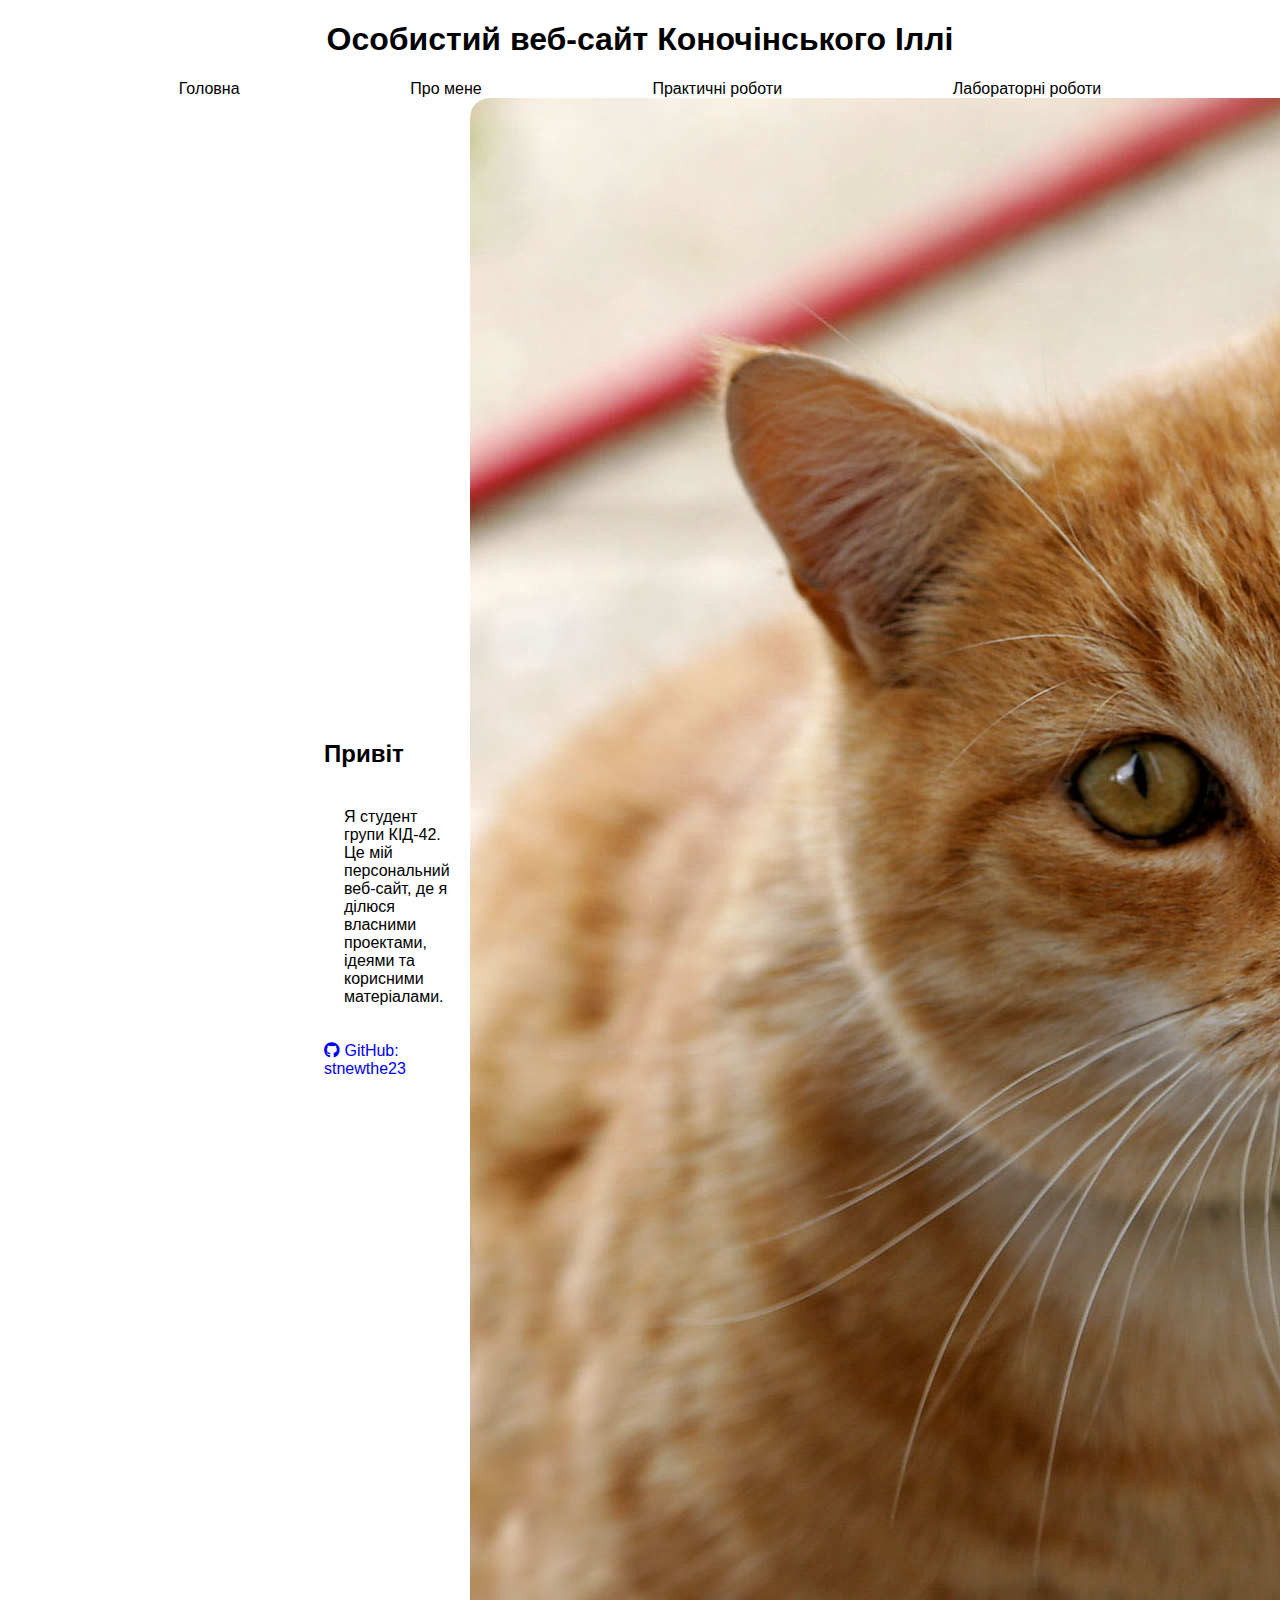
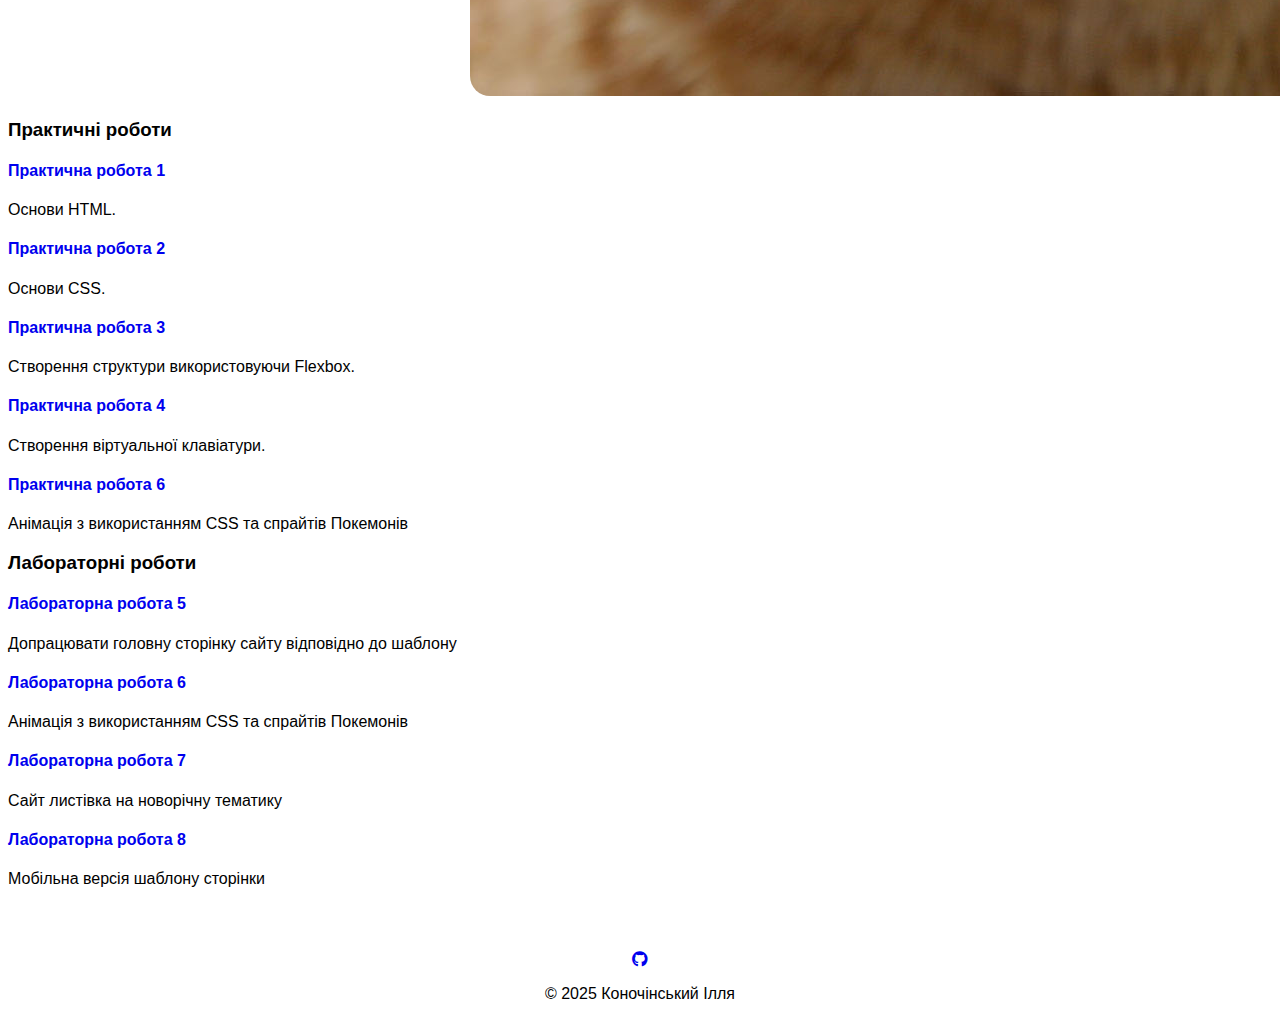
<file: index.html>
<!DOCTYPE html>
<html lang="uk">
<head>
    <meta charset="UTF-8">
    <meta name="viewport" content="width=device-width, initial-scale=1.0">
    <title>Особистий веб-сайт Коночінського Іллі</title>

    <link  rel="stylesheet" href="css/style.css"> 
    <!-- Font Awesome -->
    <link rel="stylesheet" href="https://cdnjs.cloudflare.com/ajax/libs/font-awesome/6.5.2/css/all.min.css">
    
    <!-- Google Шрифт Heebo -->
    <link rel="preconnect" href="https://fonts.googleapis.com">
    <link rel="preconnect" href="https://fonts.gstatic.com" crossorigin>
    <link href="https://fonts.googleapis.com/css2?family=Heebo:wght@400;500;700;900&display=swap" rel="stylesheet">

</head>
<body>

    <div class="container">
        <!-- Заголовок сторінки -->
        <header>
            <h1 id="home">Особистий веб-сайт Коночінського Іллі</h1>
            <nav>
                <ul>
                    <li><a href="#home">Головна</a></li>
                    <li><a href="#about-me">Про мене</a></li>
                    <li><a href="#practice-work">Практичні роботи</a></li>
                    <li><a href="#lab-work">Лабораторні роботи</a></li>
                </ul>
            </nav>
        </header>

        <!-- Секція Про Мене -->
        <section id="about-me">
            <div class="hero-content">
                <h2>Привіт</h2>
                <p>
                    Я студент групи КІД-42. Це мій персональний веб-сайт, де я ділюся власними проектами, ідеями та корисними матеріалами.
                </p>
                <a href="https://github.com/stnewthe23/" class="btn-primary" target="_blank">
                    <i class="fa-brands fa-github"></i> GitHub: stnewthe23
                </a>
            </div>
            <div class="hero-image">
                <img src="image/my-image.jpg">
            </div>
        </section>
    </div>

    <!-- Секція Практичні роботи -->
    <div class="recent-posts-bg">
        <div class="container">
            <section id="practice-work">
                <div class="section-header">
                    <h3>Практичні роботи</h3>
                </div>
                
                <div class="posts-grid">
                    <!-- Елемент 1 -->
                    <article class="post-card">
                        <a href="practice-work/practice-work-1.html">
                            <h4>Практична робота 1</h4>
                        </a>
                        <p>Основи HTML.</p>
                    </article>

                    <!-- Елемент 2 -->
                    <article class="post-card">
                        <a href="practice-work/practice-work-2.html">
                            <h4>Практична робота 2</h4>
                        </a>
                        <p>Основи CSS.</p>
                    </article>

                    <!-- Елемент 3 -->
                    <article class="post-card">
                        <a href="practice-work/practice-work-3.html">
                            <h4>Практична робота 3</h4>
                        </a>
                        <p>Створення структури використовуючи Flexbox.</p>
                    </article>

                    <!-- Елемент 4 -->
                    <article class="post-card">
                        <a href="practice-work/practice-work-4.html">
                            <h4>Практична робота 4</h4>
                        </a>
                        <p>Створення віртуальної клавіатури.</p>
                    </article>
                    <article class="post-card">
                        <a href="practice-work/practice-work-6.html">
                            <h4>Практична робота 6</h4>
                        </a>
                        <p>Анімація з використанням CSS та спрайтів Покемонів</p>
                    </article>
                </div>
            </section>
        </div>
    </div>

    <!-- Лабораторні роботи -->
    <div class="container">
        <section id="lab-work">
            <h3 class="featured-header">Лабораторні роботи</h3>
            <!-- Елемент 1 -->
            <article class="work-item">
                <div class="work-content">
                    <a href="https://stnewthe23.github.io/website/">
                        <h4>Лабораторна робота 5</h4>
                    </a>
                    <p>Допрацювати головну сторінку сайту відповідно до шаблону</p>
                </div>
            </article>
            <article class="work-item">
                <div class="work-content">
                    <a href="practice-work/practice-work-6.html">
                        <h4>Лабораторна робота 6</h4>
                    </a>
                    <p>Анімація з використанням CSS та спрайтів Покемонів</p>
                </div>
            </article>
            <article class="work-item">
                <div class="work-content">
                    <a href="practice-work/practice-work-7.html">
                        <h4>Лабораторна робота 7</h4>
                    </a>
                    <p>Сайт листівка на новорічну тематику</p>
                </div>
            </article>
            <article class="work-item">
                <div class="work-content">
                    <a href="practice-work/practice-work-8.html">
                        <h4>Лабораторна робота 8</h4>
                    </a>
                    <p>Мобільна версія шаблону сторінки</p>
                </div>
            </article>
        </section>

        <!-- Футер -->
        <footer>
            <div class="social-icons">
                <a href="https://github.com/stnewthe23/"><i class="fa-brands fa-github"></i></a>
            </div>
            <p>&copy; 2025 Коночінський Ілля</p>
        </footer>
    </div>

</body>
</html>
</file>
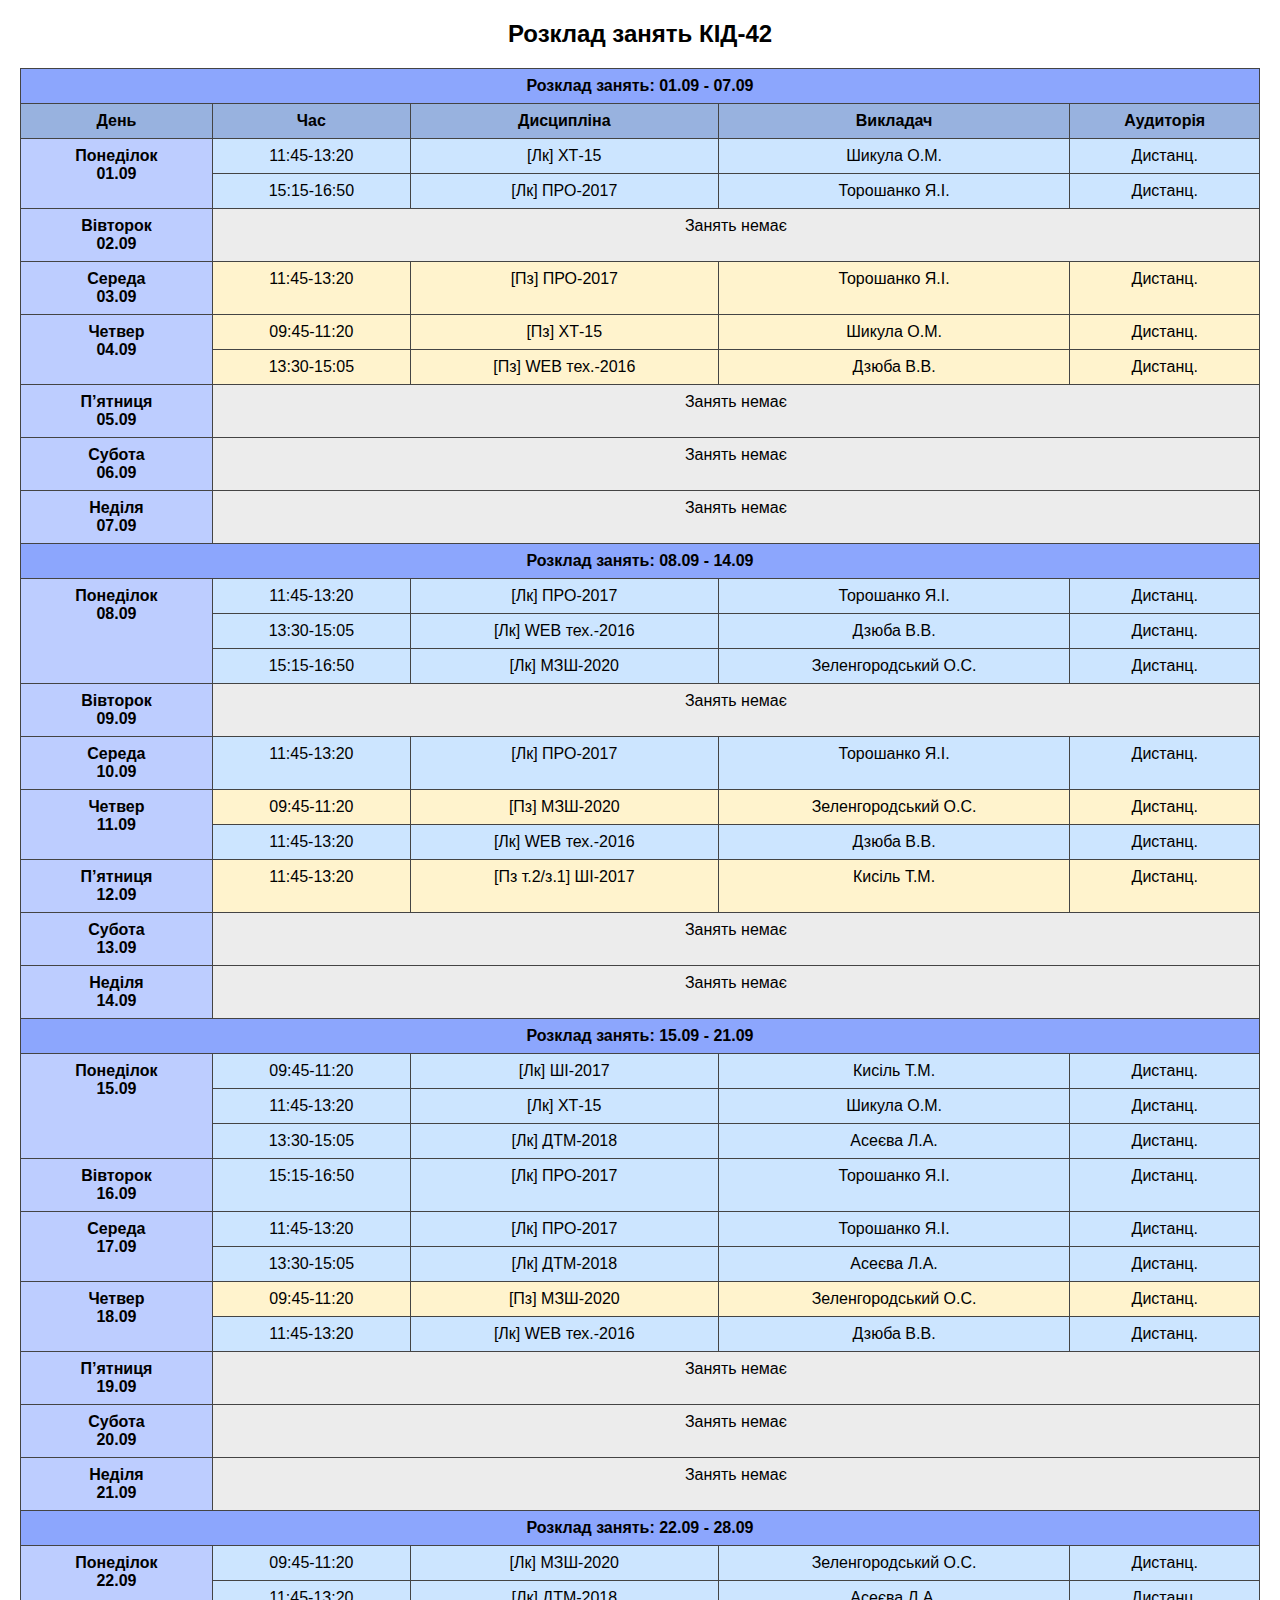
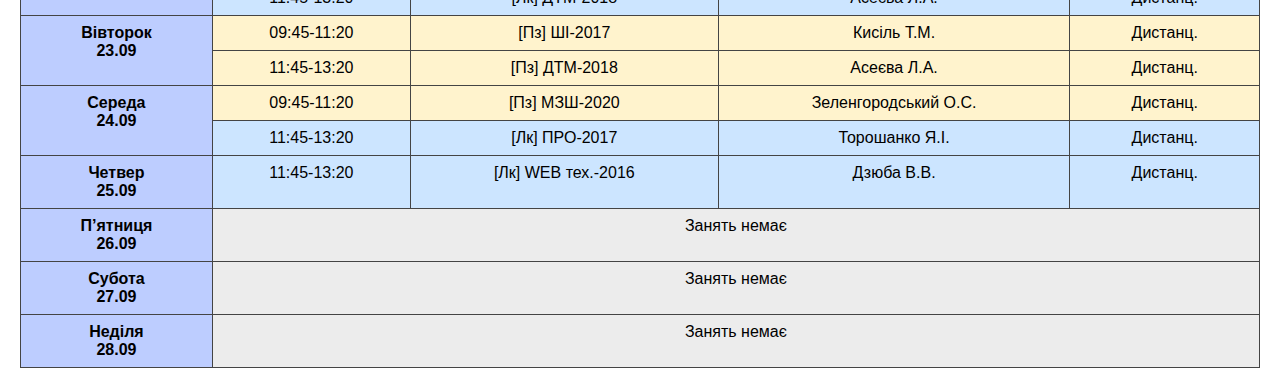
<file: practice-work/practice-work-1.html>
<!-- Практична робота 1 - Основи HTML -->

<!DOCTYPE html>
<html lang="uk">
<head>

<meta charset="UTF-8">

<!-- Заголовок сторінки -->
<title>Розклад занять КІД-42</title>

<!-- Підключення стилів сторінки -->
<link rel="stylesheet" href="css/practice-work-1-style.css">

</head>
<body>

<!-- Надпис на сторінці -->
<h2>Розклад занять КІД-42</h2>

<table>
<tr class="week">
    <td colspan="6"> Розклад занять: 01.09 - 07.09 </td>
</tr>
<tr>
    <th>День</th>
    <th>Час</th>
    <th>Дисципліна</th>
    <th>Викладач</th>
    <th>Аудиторія</th>
</tr>

<!-- Понеділок 01.09 -->
<tr class="lecture">
    <td rowspan="2" class="lesson">Понеділок<br>01.09</td>
    <td>11:45-13:20</td>
    <td>[Лк] ХТ-15</td>
    <td>Шикула О.М.</td>
    <td>Дистанц.</td>
</tr>
<tr class="lecture">
    <td>15:15-16:50</td>
    <td>[Лк] ПРО-2017</td>
    <td>Торошанко Я.І.</td>
    <td>Дистанц.</td>
</tr>

<!-- Вівторок 02.09 -->
<tr class="no-lessons">
    <td class="lesson">Вівторок<br>02.09</td>
    <td colspan="5">Занять немає</td>
</tr>

<!-- Середа 03.09 -->
<tr class="practice">
    <td class="lesson">Середа<br>03.09</td>
    <td>11:45-13:20</td>
    <td>[Пз] ПРО-2017</td>
    <td>Торошанко Я.І.</td>
    <td>Дистанц.</td>
</tr>

<!-- Четвер 04.09 -->
<tr class="practice">
    <td rowspan="2" class="lesson">Четвер<br>04.09</td>
    <td>09:45-11:20</td>
    <td>[Пз] ХТ-15</td>
    <td>Шикула О.М.</td>
    <td>Дистанц.</td>
</tr>
<tr class="practice">
    <td>13:30-15:05</td>
    <td>[Пз] WEB тех.-2016</td>
    <td>Дзюба В.В.</td>
    <td>Дистанц.</td>
</tr>

<!-- П’ятниця 05.09 -->
<tr class="no-lessons">
    <td class="lesson">П’ятниця<br>05.09</td>
    <td colspan="5">Занять немає</td>
</tr>

<!-- Субота 06.09 -->
<tr class="no-lessons">
    <td class="lesson">Субота<br>06.09</td>
    <td colspan="5">Занять немає</td>
</tr>

<!-- Неділя 07.09 -->
<tr class="no-lessons">
    <td class="lesson">Неділя<br>07.09</td>
    <td colspan="5">Занять немає</td>
</tr>

<tr class="week">
    <td colspan="6"> Розклад занять: 08.09 - 14.09 </td>
</tr>

<!-- Понеділок 08.09 -->
<tr class="lecture">
    <td rowspan="3" class="lesson">Понеділок<br>08.09</td>
    <td>11:45-13:20</td>
    <td>[Лк] ПРО-2017</td>
    <td>Торошанко Я.І.</td>
    <td>Дистанц.</td>
</tr>
<tr class="lecture">
    <td>13:30-15:05</td>
    <td>[Лк] WEB тех.-2016</td>
    <td>Дзюба В.В.</td>
    <td>Дистанц.</td>
</tr>
<tr class="lecture">
    <td>15:15-16:50</td>
    <td>[Лк] МЗШ-2020</td>
    <td>Зеленгородський О.С.</td>
    <td>Дистанц.</td>
</tr>

<!-- Вівторок 09.09 -->
<tr class="no-lessons">
    <td class="lesson">Вівторок<br>09.09</td>
    <td colspan="5">Занять немає</td>
</tr>

<!-- Середа 10.09 -->
<tr class="lecture">
    <td class="lesson">Середа<br>10.09</td>
    <td>11:45-13:20</td>
    <td>[Лк] ПРО-2017</td>
    <td>Торошанко Я.І.</td>
    <td>Дистанц.</td>
</tr>

<!-- Четвер 11.09 -->
<tr class="practice">
    <td rowspan="2" class="lesson">Четвер<br>11.09</td>
    <td>09:45-11:20</td>
    <td>[Пз] МЗШ-2020</td>
    <td>Зеленгородський О.С.</td>
    <td>Дистанц.</td>
</tr>
<tr class="lecture">
    <td>11:45-13:20</td>
    <td>[Лк] WEB тех.-2016</td>
    <td>Дзюба В.В.</td>
    <td>Дистанц.</td>
</tr>

<!-- П’ятниця 12.09 -->
<tr class="practice">
    <td class="lesson">П’ятниця<br>12.09</td>
    <td>11:45-13:20</td>
    <td>[Пз т.2/з.1] ШІ-2017</td>
    <td>Кисіль Т.М.</td>
    <td>Дистанц.</td>
</tr>

<!-- Субота 13.09 -->
<tr class="no-lessons">
    <td class="lesson">Субота<br>13.09</td>
    <td colspan="5">Занять немає</td>
</tr>

<!-- Неділя 14.09 -->
<tr class="no-lessons">
    <td class="lesson">Неділя<br>14.09</td>
    <td colspan="5">Занять немає</td>
</tr>

<tr class="week">
    <td colspan="6"> Розклад занять: 15.09 - 21.09 </td>
</tr>


<!-- Понеділок 15.09 -->
<tr class="lecture">
    <td rowspan="3" class="lesson">Понеділок<br>15.09</td>
    <td>09:45-11:20</td>
    <td>[Лк] ШІ-2017</td>
    <td>Кисіль Т.М.</td>
    <td>Дистанц.</td>
</tr>
<tr class="lecture">
    <td>11:45-13:20</td>
    <td>[Лк] ХТ-15</td>
    <td>Шикула О.М.</td>
    <td>Дистанц.</td>
</tr>
<tr class="lecture">
    <td>13:30-15:05</td>
    <td>[Лк] ДТМ-2018</td>
    <td>Асеєва Л.А.</td>
    <td>Дистанц.</td>
</tr>

<!-- Вівторок 16.09 -->
<tr class="lecture">
    <td class="lesson">Вівторок<br>16.09</td>
    <td>15:15-16:50</td>
    <td>[Лк] ПРО-2017</td>
    <td>Торошанко Я.І.</td>
    <td>Дистанц.</td>
</tr>

<!-- Середа 17.09 -->
<tr class="lecture">
    <td rowspan="2" class="lesson">Середа<br>17.09</td>
    <td>11:45-13:20</td>
    <td>[Лк] ПРО-2017</td>
    <td>Торошанко Я.І.</td>
    <td>Дистанц.</td>
</tr>
<tr class="lecture">
    <td>13:30-15:05</td>
    <td>[Лк] ДТМ-2018</td>
    <td>Асеєва Л.А.</td>
    <td>Дистанц.</td>
</tr>

<!-- Четвер 18.09 -->
<tr class="practice">
    <td rowspan="2" class="lesson">Четвер<br>18.09</td>
    <td>09:45-11:20</td>
    <td>[Пз] МЗШ-2020</td>
    <td>Зеленгородський О.С.</td>
    <td>Дистанц.</td>
</tr>
<tr class="lecture">
    <td>11:45-13:20</td>
    <td>[Лк] WEB тех.-2016</td>
    <td>Дзюба В.В.</td>
    <td>Дистанц.</td>
</tr>

<!-- П’ятниця 19.09 -->
<tr class="no-lessons">
    <td class="lesson">П’ятниця<br>19.09</td>
    <td colspan="5">Занять немає</td>
</tr>

<!-- Субота 20.09 -->
<tr class="no-lessons">
    <td class="lesson">Субота<br>20.09</td>
    <td colspan="5">Занять немає</td>
</tr>

<!-- Неділя 21.09 -->
<tr class="no-lessons">
    <td class="lesson">Неділя<br>21.09</td>
    <td colspan="5">Занять немає</td>
</tr>

<tr class="week">
    <td colspan="6"> Розклад занять: 22.09 - 28.09 </td>
</tr>
<!-- Понеділок 22.09 -->
<tr class="lecture">
    <td rowspan="2" class="lesson">Понеділок<br>22.09</td>
    <td>09:45-11:20</td>
    <td>[Лк] МЗШ-2020</td>
    <td>Зеленгородський О.С.</td>
    <td>Дистанц.</td>
</tr>
<tr class="lecture">
    <td>11:45-13:20</td>
    <td>[Лк] ДТМ-2018</td>
    <td>Асеєва Л.А.</td>
    <td>Дистанц.</td>
</tr>

<!-- Вівторок 23.09 -->
<tr class="practice">
    <td rowspan="2" class="lesson">Вівторок<br>23.09</td>
    <td>09:45-11:20</td>
    <td>[Пз] ШІ-2017</td>
    <td>Кисіль Т.М.</td>
    <td>Дистанц.</td>
</tr>
<tr class="practice">
    <td>11:45-13:20</td>
    <td>[Пз] ДТМ-2018</td>
    <td>Асеєва Л.А.</td>
    <td>Дистанц.</td>
</tr>

<!-- Середа 24.09 -->
<tr class="practice">
    <td rowspan="2" class="lesson">Середа<br>24.09</td>
    <td>09:45-11:20</td>
    <td>[Пз] МЗШ-2020</td>
    <td>Зеленгородський О.С.</td>
    <td>Дистанц.</td>
</tr>
<tr class="lecture">
    <td>11:45-13:20</td>
    <td>[Лк] ПРО-2017</td>
    <td>Торошанко Я.І.</td>
    <td>Дистанц.</td>
</tr>

<!-- Четвер 25.09 -->
<tr class="lecture">
    <td class="lesson">Четвер<br>25.09</td>
    <td>11:45-13:20</td>
    <td>[Лк] WEB тех.-2016</td>
    <td>Дзюба В.В.</td>
    <td>Дистанц.</td>
</tr>

<!-- П’ятниця 26.09 -->
<tr class="no-lessons">
    <td class="lesson">П’ятниця<br>26.09</td>
    <td colspan="5">Занять немає</td>
</tr>

<!-- Субота 27.09 -->
<tr class="no-lessons">
    <td class="lesson">Субота<br>27.09</td>
    <td colspan="5">Занять немає</td>
</tr>

<!-- Неділя 28.09 -->
<tr class="no-lessons">
    <td class="lesson">Неділя<br>28.09</td>
    <td colspan="5">Занять немає</td>
</tr>

</table>
</body>
</html>
</file>
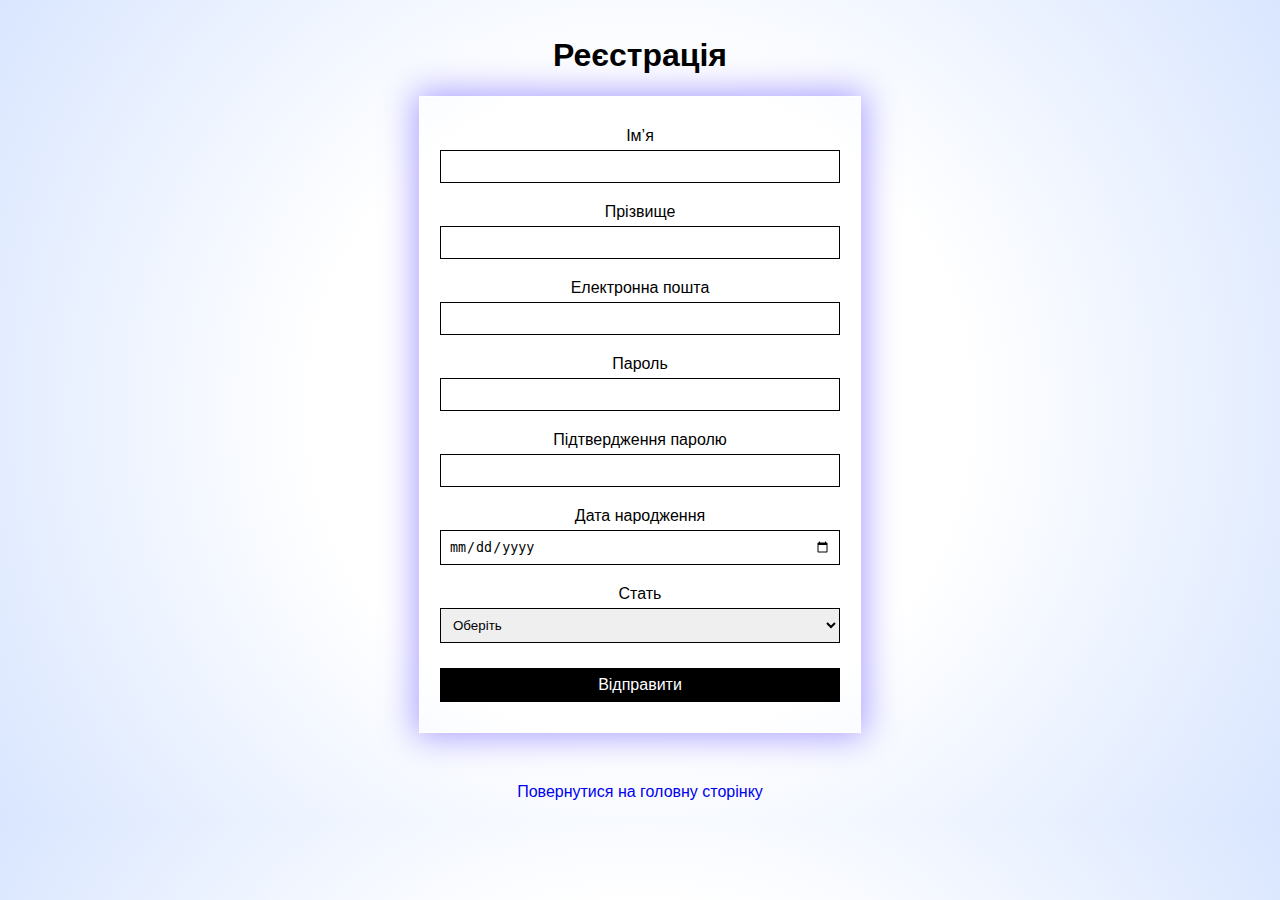
<file: practice-work/practice-work-2.html>
<!DOCTYPE html>
<html lang="uk">
<head>
    <meta charset="UTF-8">

    <!-- Заголовок сторінки -->
    <title>Практична робота 2 - Основи CSS</title>

    <!-- Підключення стилів сторінки -->
    <link rel="stylesheet" href="css/practice-work-2-style.css">

</head>
<body>

<!-- Текст заголовок -->
<h1>Реєстрація</h1>

<!-- Підключення webhook для збереження результатів форми -->
<form action="https://webhook.site/b6976e87-4fea-45d7-a538-992f061494be" method="post">

<!-- Форма з опціями -->
<label for="fname">Ім’я</label>
    <input type="text" id="fname" name="first_name" required>

<label for="lname">Прізвище</label>
    <input type="text" id="lname" name="last_name" required>

<label for="email">Електронна пошта</label>
    <input type="email" id="email" name="email" required>

<label for="password">Пароль</label>
    <input type="password" id="password" name="password" required>

<label for="confirm_password">Підтвердження паролю</label>
    <input type="password" id="confirm_password" name="confirm_password" required>

<label for="dob">Дата народження</label>
    <input type="date" id="dob" name="birth_date">

<label for="gender">Стать</label>
    <select id="gender" name="gender">
        <option value="">Оберіть</option>
        <option value="male">Чоловіча</option>
        <option value="female">Жіноча</option>
    </select>

<!-- Кнопка Відправлення форми -->
<input type="submit" value="Відправити">

</form>

<!-- Повернення на головну сторінку -->
<a href="https://stnewthe23.github.io/website/"> Повернутися на головну сторінку </a>

</body>
</html>
</file>
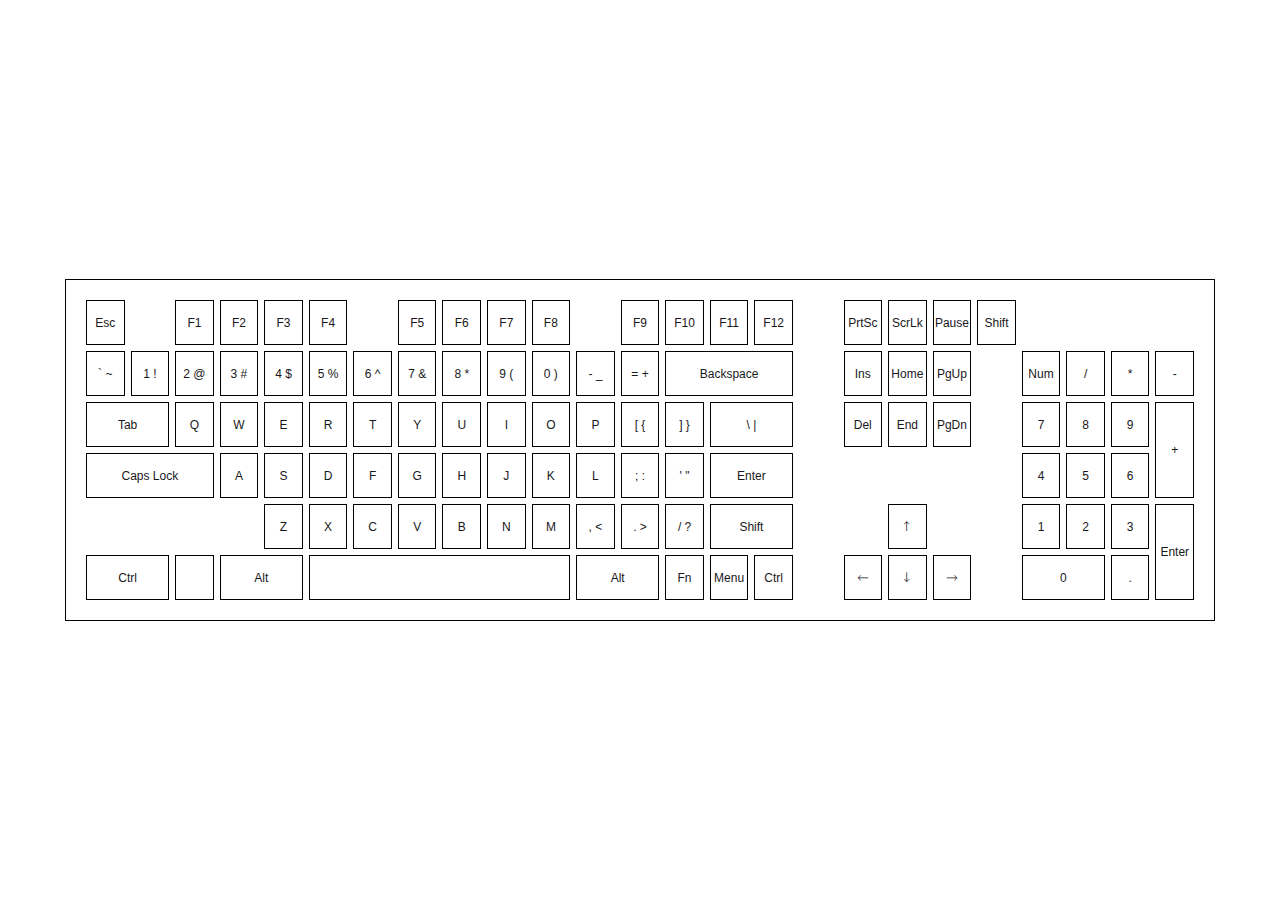
<file: practice-work/practice-work-4.html>
﻿<!DOCTYPE html>
<html lang="uk">
<head>
    <meta charset="UTF-8">
    <meta name="viewport" content="width=device-width, initial-scale=1.0">
    <title>Практична робота 4</title>
    <link rel="stylesheet" href="https://cdnjs.cloudflare.com/ajax/libs/font-awesome/6.5.1/css/all.min.css" integrity="sha512-DTOQO9RWCH3ppGqcWaEA1BIZOC6xxalwEsw9c2QQeAIftl+Vegovlnee1c9QX4TctnWMn13TZye+giMm8e2LwA==" crossorigin="anonymous" referrerpolicy="no-referrer" />
    <link rel="stylesheet" href="css/practice-work-4-style.css">
</head>
<body>

    <div class="wordboard">
        <div class="word" word-wordboard="Esc">Esc</div>
        <div class="word" word-wordboard="F1">F1</div>
        <div class="word" word-wordboard="F2">F2</div>
        <div class="word" word-wordboard="F3">F3</div>
        <div class="word" word-wordboard="F4">F4</div>
        <div class="word" word-wordboard="F5">F5</div>
        <div class="word" word-wordboard="F6">F6</div>
        <div class="word" word-wordboard="F7">F7</div>
        <div class="word" word-wordboard="F8">F8</div>
        <div class="word" word-wordboard="F9">F9</div>
        <div class="word" word-wordboard="F10">F10</div>
        <div class="word" word-wordboard="F11">F11</div>
        <div class="word" word-wordboard="F12">F12</div>
        <div class="word" word-wordboard="PrtSc">PrtSc</div>
        <div class="word" word-wordboard="ScrLk">ScrLk</div>
        <div class="word" word-wordboard="Pause">Pause</div>

        <div class="word" word-wordboard="~">` ~</div>
        <div class="word" word-wordboard="1">1 !</div>
        <div class="word" word-wordboard="2">2 @</div>
        <div class="word" word-wordboard="3">3 #</div>
        <div class="word" word-wordboard="4">4 $</div>
        <div class="word" word-wordboard="5">5 %</div>
        <div class="word" word-wordboard="6">6 ^</div>
        <div class="word" word-wordboard="7">7 &</div>
        <div class="word" word-wordboard="8">8 *</div>
        <div class="word" word-wordboard="9">9 (</div>
        <div class="word" word-wordboard="0">0 )</div>
        <div class="word" word-wordboard="-">- _</div>
        <div class="word" word-wordboard="=">= +</div>
        <div class="word" word-wordboard="Backspace">Backspace</div>
        <div class="word" word-wordboard="Ins">Ins</div>
        <div class="word" word-wordboard="Home">Home</div>
        <div class="word" word-wordboard="PgUp">PgUp</div>

        <div class="word" word-wordboard="Num">Num</div>
        <div class="word" word-wordboard="Numpad/">/</div>
        <div class="word" word-wordboard="Numpad*">*</div>
        <div class="word" word-wordboard="Numpad-">-</div>

        <div class="word" word-wordboard="Tab">Tab</div>
        <div class="word" word-wordboard="Q">Q</div>
        <div class="word" word-wordboard="W">W</div>
        <div class="word" word-wordboard="E">E</div>
        <div class="word" word-wordboard="R">R</div>
        <div class="word" word-wordboard="T">T</div>
        <div class="word" word-wordboard="Y">Y</div>
        <div class="word" word-wordboard="U">U</div>
        <div class="word" word-wordboard="I">I</div>
        <div class="word" word-wordboard="O">O</div>
        <div class="word" word-wordboard="P">P</div>
        <div class="word" word-wordboard="[">[ {</div>
        <div class="word" word-wordboard="]">] }</div>
        <div class="word" word-wordboard="\"> \ |</div>
        <div class="word" word-wordboard="Del">Del</div>
        <div class="word" word-wordboard="End">End</div>
        <div class="word" word-wordboard="PgDn">PgDn</div>

        <div class="word" word-wordboard="Numpad7">7</div>
        <div class="word" word-wordboard="Numpad8">8</div>
        <div class="word" word-wordboard="Numpad9">9</div>
        <div class="word" word-wordboard="Numpad+">+</div>

        <div class="word" word-wordboard="Caps">Caps Lock</div>
        <div class="word" word-wordboard="A">A</div>
        <div class="word" word-wordboard="S">S</div>
        <div class="word" word-wordboard="D">D</div>
        <div class="word" word-wordboard="F">F</div>
        <div class="word" word-wordboard="G">G</div>
        <div class="word" word-wordboard="H">H</div>
        <div class="word" word-wordboard="J">J</div>
        <div class="word" word-wordboard="K">K</div>
        <div class="word" word-wordboard="L">L</div>
        <div class="word" word-wordboard=";">; :</div>
        <div class="word" word-wordboard="'">' "</div>
        <div class="word" word-wordboard="Enter">Enter</div>

        <div class="word" word-wordboard="Numpad4">4</div>
        <div class="word" word-wordboard="Numpad5">5</div>
        <div class="word" word-wordboard="Numpad6">6</div>

        <div class="word" word-wordboard="LeftShift">Shift</div>
        <div class="word" word-wordboard="Z">Z</div>
        <div class="word" word-wordboard="X">X</div>
        <div class="word" word-wordboard="C">C</div>
        <div class="word" word-wordboard="V">V</div>
        <div class="word" word-wordboard="B">B</div>
        <div class="word" word-wordboard="N">N</div>
        <div class="word" word-wordboard="M">M</div>
        <div class="word" word-wordboard=",">, &lt;</div>
        <div class="word" word-wordboard=".">. &gt;</div>
        <div class="word" word-wordboard="/">/ ?</div>
        <div class="word" word-wordboard="RightShift">Shift</div>
        <div class="word" word-wordboard="Up">🡑</div>

        <div class="word" word-wordboard="Numpad1">1</div>
        <div class="word" word-wordboard="Numpad2">2</div>
        <div class="word" word-wordboard="Numpad3">3</div>
        <div class="word" word-wordboard="NumpadEnt">Enter</div>

        <div class="word" word-wordboard="LeftCtrl">Ctrl</div>
        <div class="word" word-wordboard="Win"><i class="fa-brands fa-windows"></i></div>
        <div class="word" word-wordboard="LeftAlt">Alt</div>
        <div class="word" word-wordboard="Space"></div>
        <div class="word" word-wordboard="RightAlt">Alt</div>
        <div class="word" word-wordboard="Fn">Fn</div>
        <div class="word" word-wordboard="Menu">Menu</div>
        <div class="word" word-wordboard="RightCtrl">Ctrl</div>
        <div class="word" word-wordboard="Left">🡐</div>
        <div class="word" word-wordboard="Down">🡓</div>
        <div class="word" word-wordboard="Right">🡒</div>

        <div class="word" word-wordboard="Numpad0">0</div>
        <div class="word" word-wordboard="Numpad.">.</div>

    </div>

</body>
</html>
</file>
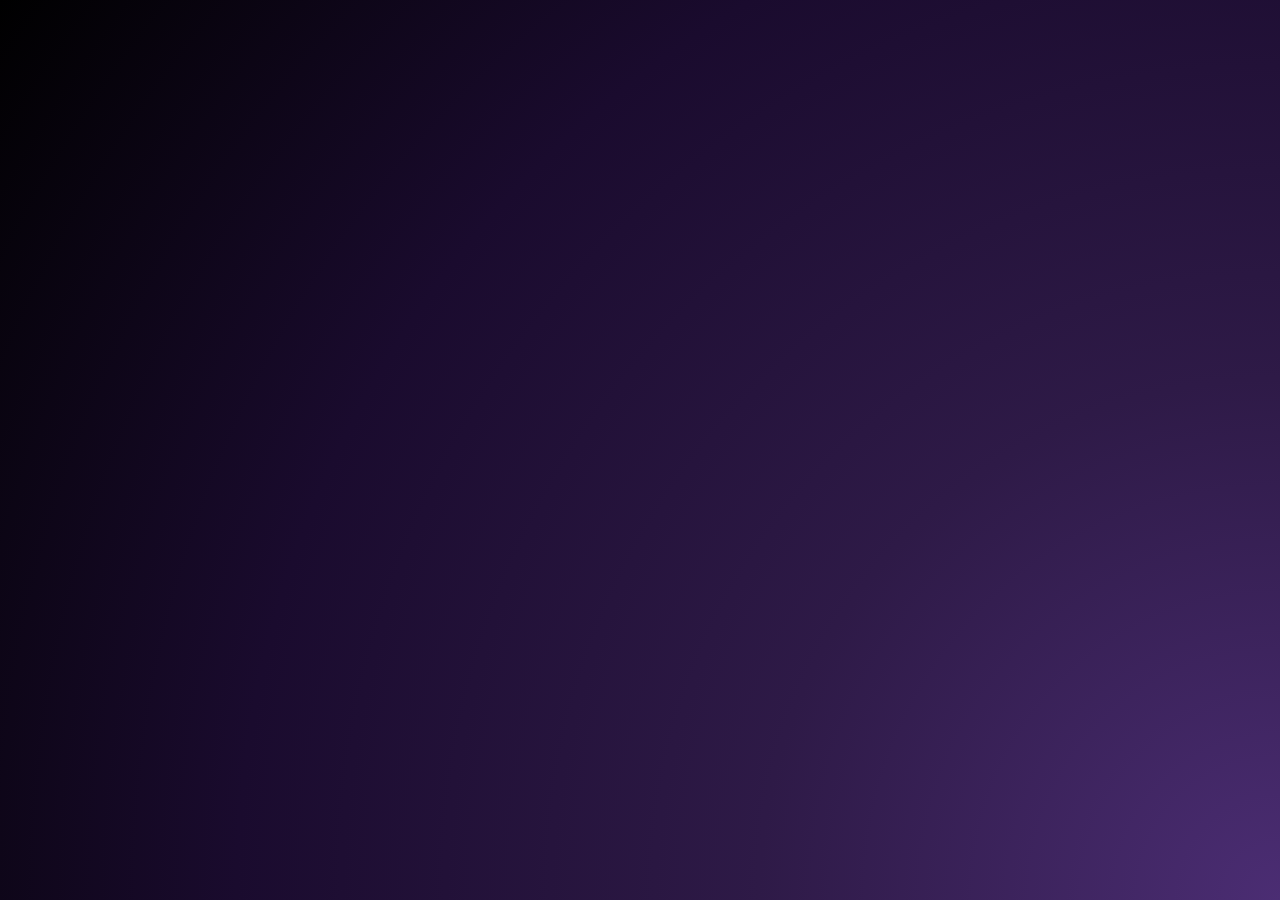
<file: practice-work/practice-work-6.html>
﻿<!DOCTYPE html>
<html lang="uk">
<head>
    <meta charset="UTF-8">
    <meta name="viewport" content="width=device-width, initial-scale=1.0">
    <title>Лаборатора робота 6</title>
    <link href="css/practice-work-6-style.css" rel="stylesheet">
</head>
<body>
    <div class="page-background"></div>
    <div class="flight">
        <img src="practice-work-6-images/golbat.gif">
    </div>
</body>
</html>
</file>
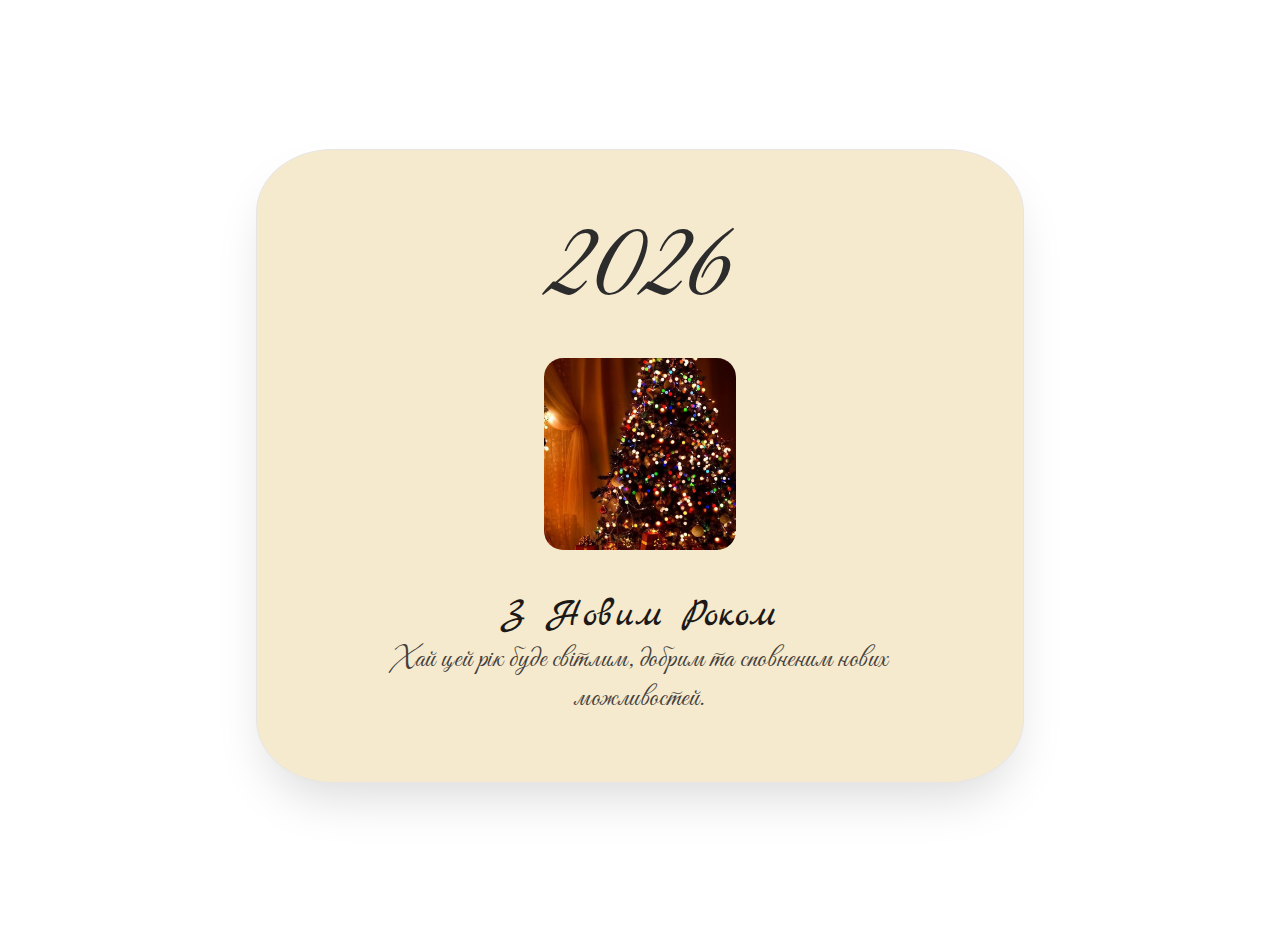
<file: practice-work/practice-work-7.html>
﻿<!DOCTYPE html>
<html lang="uk">
<head>
    <meta charset="UTF-8">
    <meta name="viewport" content="width=device-width, initial-scale=1.0">
    <title>Лабораторна робота 7</title>
    
    <link rel="preconnect" href="https://fonts.googleapis.com">
    <link rel="preconnect" href="https://fonts.gstatic.com" crossorigin>
    <link href="https://fonts.googleapis.com/css2?family=Great+Vibes&family=Marck+Script&family=Montserrat:wght@200;400&display=swap" rel="stylesheet">
    
    <link rel="stylesheet" href="css/practice-work-7-style.css">
</head>
<body>
    
    <main class="card">
        
        <div class="card__group">
            <h1 class="card__year">2026</h1>
        </div>
        
        <div class="card__image-wrapper">
            <img class="card__image" src="practice-work-7-images/practice-work-7-image.jpg">
        </div>
        
        <div class="card__group">
            <h2 class="card__title">З Новим Роком</h2>
            <p class="card__description">Хай цей рік буде світлим, добрим та сповненим нових можливостей.</p>
        </div>

    </main>

</body>
</html>
</file>
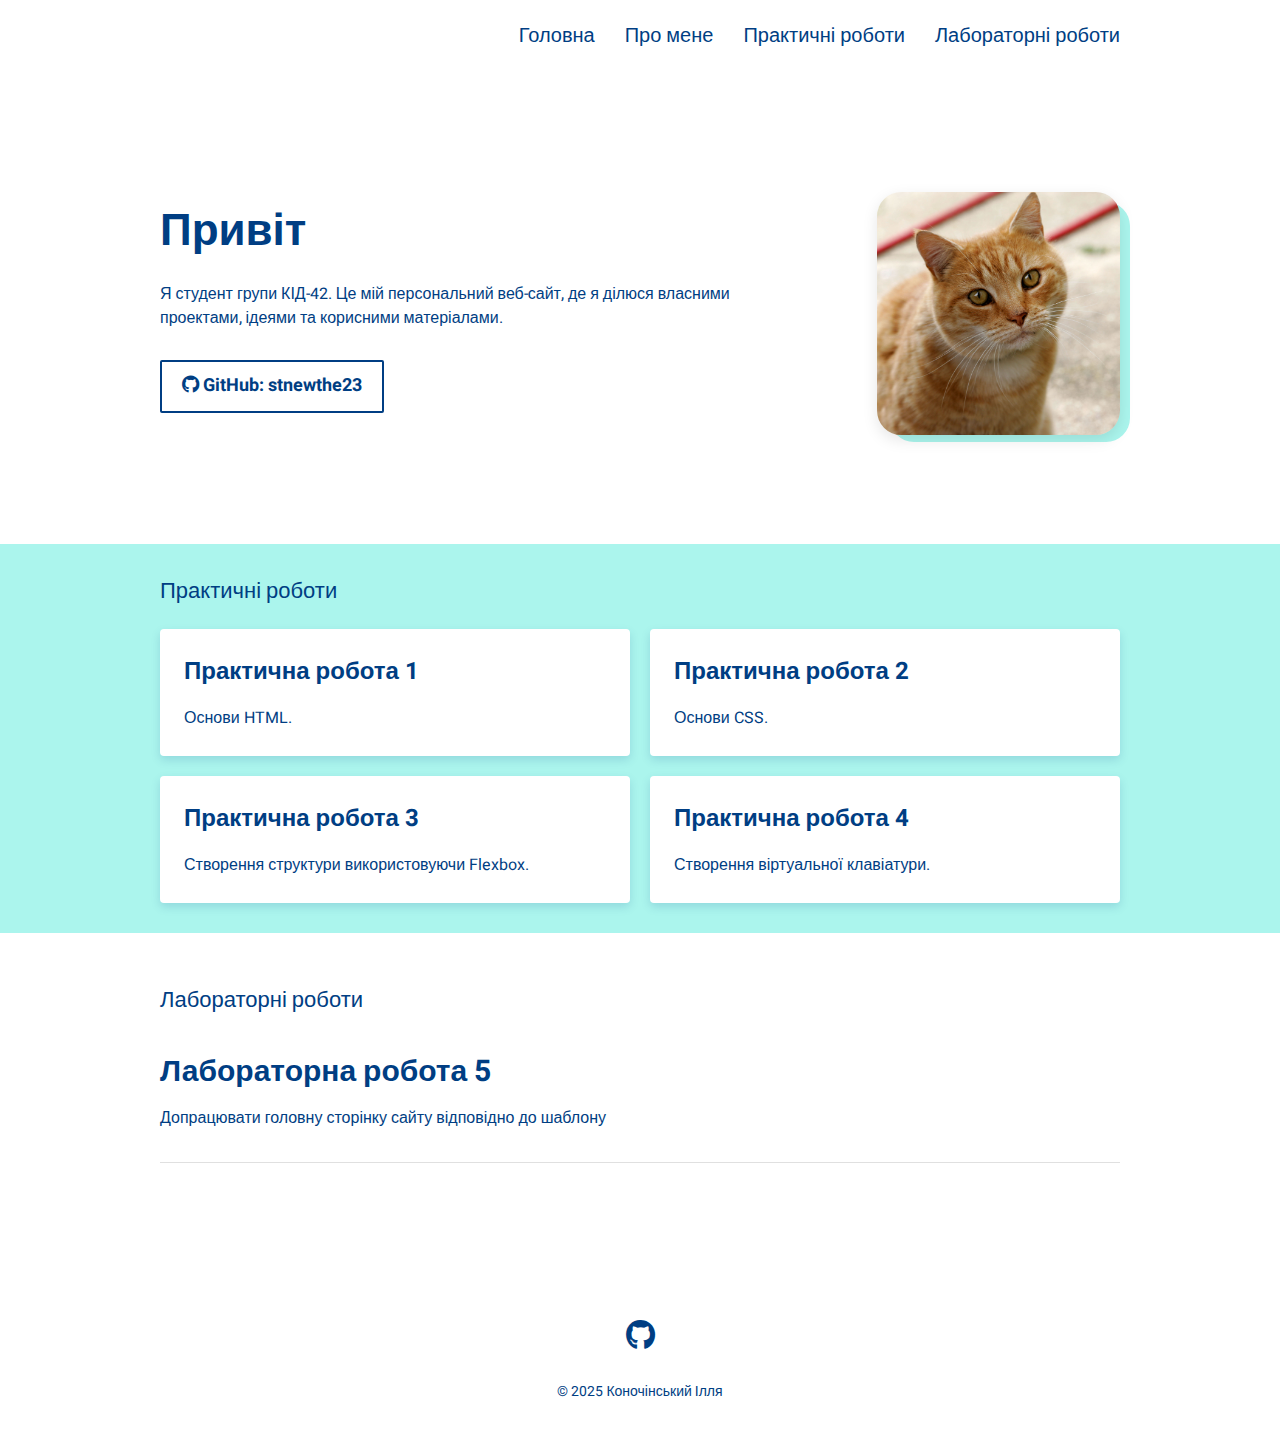
<file: practice-work/practice-work-8.html>
﻿<!DOCTYPE html>
<html lang="uk">
<head>
    <meta charset="UTF-8">
    <meta name="viewport" content="width=device-width, initial-scale=1.0">
    <title>Особистий веб-сайт Коночінського Іллі</title>

    <!-- Шрифт Font Awesome -->
    <link rel="stylesheet" href="https://cdnjs.cloudflare.com/ajax/libs/font-awesome/6.5.2/css/all.min.css">
    
    <!-- Google Шрифт Heebo -->
    <link rel="preconnect" href="https://fonts.googleapis.com">
    <link rel="preconnect" href="https://fonts.gstatic.com" crossorigin>
    <link href="https://fonts.googleapis.com/css2?family=Heebo:wght@400;500;700;900&display=swap" rel="stylesheet">
    <link href="css/practice-work-8-style.css" rel="stylesheet">

</head>
<body>

    <div class="container">
        <!-- Заголовок сторінки -->
        <header>
            <h1 id="home">Особистий веб-сайт Коночінського Іллі</h1>
            
            <nav class="navbar">
                <!-- Активація меню -->
                <input type="checkbox" id="nav-toggle" class="nav-toggle">
                
                <!-- Посилання в меню -->
                <ul class="nav-menu">
                    <li class="nav-item"><a href="#home" class="nav-link">Головна</a></li>
                    <li class="nav-item"><a href="#about-me" class="nav-link">Про мене</a></li>
                    <li class="nav-item"><a href="#practice-work" class="nav-link">Практичні роботи</a></li>
                    <li class="nav-item"><a href="#lab-work" class="nav-link">Лабораторні роботи</a></li>
                </ul>

                <!-- Іконка для меню -->
                <label for="nav-toggle" class="menu-button">
                    <span class="bar"></span>
                    <span class="bar"></span>
                    <span class="bar"></span>
                </label>
            </nav>
        </header>

        <!-- Секція Про мене -->
        <section id="about-me">
            <div class="hero-content">
                <h2>Привіт</h2>
                <p>Я студент групи КІД-42. Це мій персональний веб-сайт, де я ділюся власними проектами, ідеями та корисними матеріалами.</p>
                <a href="https://github.com/stnewthe23/" class="btn-primary" target="_blank">
                    <i class="fa-brands fa-github"></i> GitHub: stnewthe23
                </a>
            </div>
            <div class="hero-image">
                <img src="https://stnewthe23.github.io/website/image/my-image.jpg"> 
            </div>
        </section>
    </div>

    <!-- Секція Практичні роботи -->
    <div class="recent-posts-bg">
        <div class="container">
            <section id="practice-work">
                <div class="section-header">
                    <h3>Практичні роботи</h3>
                </div>
                
                <div class="posts-grid">
                    <article class="post-card">
                        <a href="practice-work/practice-work-1.html">
                            <h4>Практична робота 1</h4>
                        </a>
                        <p>Основи HTML.</p>
                    </article>

                    <article class="post-card">
                        <a href="practice-work/practice-work-2.html">
                            <h4>Практична робота 2</h4>
                        </a>
                        <p>Основи CSS.</p>
                    </article>

                    <article class="post-card">
                        <a href="practice-work/practice-work-3.html">
                            <h4>Практична робота 3</h4>
                        </a>
                        <p>Створення структури використовуючи Flexbox.</p>
                    </article>

                    <article class="post-card">
                        <a href="practice-work/practice-work-4.html">
                            <h4>Практична робота 4</h4>
                        </a>
                        <p>Створення віртуальної клавіатури.</p>
                    </article>
                </div>
            </section>
        </div>
    </div>

    <!-- Секція Лабораторні роботи -->
    <div class="container">
        <section id="lab-work">
            <h3 class="featured-header">Лабораторні роботи</h3>
            <article class="work-item">
                <div class="work-content">
                    <a href="https://stnewthe23.github.io/website/">
                        <h4>Лабораторна робота 5</h4>
                    </a>
                    <p>Допрацювати головну сторінку сайту відповідно до шаблону</p>
                </div>
            </article>
        </section>

        <!-- Футер -->
        <footer>
            <div class="social-icons">
                <a href="https://github.com/stnewthe23/"><i class="fa-brands fa-github"></i></a>
            </div>
            <p>&copy; 2025 Коночінський Ілля</p>
        </footer>
    </div>

</body>
</html>
</file>
<file: css/style.css>
body { /* Встановлення основного шрифту */
    font-family: Arial, sans-serif;
}

header { /* Налаштування заголовку */
    text-align: center; /* Вирівнювання тексту в заголовку по центру */
    text-decoration: none;
}

img { /* Зображення */
    border-radius: 20px; /* Закруглення кутів у зображеннь */
}

a { /* Налаштування посилань на сторінці */
    text-decoration: none; /* Видалення підкреслення у посилань*/
}

header nav ul { /* Налаштування навігаційної панелі */
    list-style: none;
    overflow: hidden; /* Вимикання елементів, які можуть виходити за межі контейнера */
    display: flex; /* Вмикання гнучкого відображення елементів */
    justify-content: space-evenly; /* Рівномірний розподіл елементів по ширині */
    align-items: center; /* Вирівнювання елементів по вертикалі */
    flex-wrap: nowrap; /* Заборона переносу елементів на новий рядок */
    padding: 0; /* Прибирання внутрішніх та зовнішніх відступів */
    margin: 0;
}

header nav ul li a { /* Видалення підкреслення та зміна кольору посилань у навігаційній панелі */
    text-decoration: none; 
    color: #000000;
}

#practice-work ul, #lab-work ul { /* Налаштування посилань в розділах Практичні та Лабораторні роботи */
    list-style: none;
    padding: 0; /* Прибирання внутрішніх та зовнішніх відступів */
    margin: 0; 
    text-align: center; /* Вирівнювання тексту по центру */
    display: block; /* Відображення списку як блочного елементу */
}

#about-me { /* Налаштування секції Про мене */
    display: flex; /* Використання гнучкого контейнеру */
    align-items: center; /* Вирівнювання елемента по вертикалі */
    margin-left: 25%; /* Зсув блоку текста вправо */
    text-decoration: none; /* Видалення підкреслення посилань */
}

#about-me p { /* Налаштування тексту до зображення в секції Про мене */
    padding: 20px; /* Додає внутрішні відступи до тексту */
}

#practice-work h2, #lab-work h2 { /* Налаштування заголовку в секціях Практичні та Лабораторні роботи */
    margin-top: 5%;
    text-align: center;
    text-decoration: none;
}

footer { /* Налаштування футеру */
    margin-top: 5%;
    text-align: center;
}
</file>
<file: practice-work/css/practice-work-1-style.css>
/* Встановлення шрифту та створення зовнішнього відступу в 20 пікселів */
body {
    font-family: Arial, sans-serif;
    margin: 20px;
}

/* Текст заголовка по центру */
h2 {
    text-align: center;
}

/* Таблиця без подвійних меж і яка займає всю ширину контейнера */
table {
    border-collapse: collapse;
    width: 100%;
}

/* Створення рамки та відступів. Вирівнювання тексту та вертикальне вирівнювання для всіх клітинок таблиці */
th, td {
    border: 1px solid #444;
    padding: 8px;
    text-align: left;
    vertical-align: top;
    text-align: center;
}

/* Встановлення кольору для заголовків таблиці */
th {
    background-color: #98b2df;
}

.week { /* Розділення на тижні в розкладі */
    font-weight: bold;
    background-color: #8ca6fd;
}

.lesson { /* Колонка з датою та днем в розкладі */
    font-weight: bold;
    background-color: #bdcdff;
    text-align: center;
}

/* Виділення занять по всій парі через клас на tr */

tr.lecture td:not(.lesson) { /* Лекція */
    background-color: #cce5ff;
}
tr.practice td:not(.lesson) { /* Практична робота */
    background-color: #fff3cd;
}
tr.lab td:not(.lesson) { /* Лабораторна робота */
    background-color: #ffcc80;
}
tr.no-lessons td:not(.lesson) { /* Немає занять */
    background-color: #ececec;
}
</file>
<file: practice-work/css/practice-work-2-style.css>
body {
    font-family: Arial, sans-serif;
    margin: 20px;
    text-align: center;
    background: #ffffff;
    background: radial-gradient(circle,rgba(255, 255, 255, 1) 43%, rgba(217, 230, 255, 1) 100%);
}

h1 {
    margin-top: 3%;
    text-align: center;
}

form {
    max-width: 400px;
    margin: auto;
    padding: 20px;
    border: 1px solid #ffffff;
    box-shadow: 0px 0px 32px 4px #a89fff; 
}

label {
    display: block;
    margin-top: 10px;
}

input, select {
    width: 100%;
    padding: 8px;
    margin-top: 5px;
    box-sizing: border-box;
    margin-bottom: 10px;
    border: 1px solid;
}

input[type="submit"] {
    margin-top: 15px;
    background-color: #000000;
    color: white;
    border: none;
    cursor: pointer;
    font-size: 16px;
}

input[type="submit"]:hover {
    background-color: #969696;
}

a {
    margin-top: 4%;
    display: block;
    margin-bottom: 20px;
    text-align: center;
    text-decoration: none;
}
</file>
<file: practice-work/css/practice-work-4-style.css>
﻿/* Налаштування сторінки */
body {
    display: grid;
    place-items: center; /* Центрування клавіатури по центру екрану */
    min-height: 100vh;
    background-color: #ffffff;
    color: #000000;
    font-family: 'Arial', sans-serif;
    padding: 2rem;
    box-sizing: border-box;
    margin: 0;
}

/* Контейнер клавіатури */
.wordboard {
    display: grid;
    grid-template-columns: repeat(25, 1fr);
    /* 6 рядків висотою 45 пікселів кожен */
    grid-template-rows: repeat(6, 45px);
    gap: 6px; /* Відстань між клавішами */
    
    background-color: #ffffff;
    padding: 20px;
    border: 1px solid #000000; 

    width: 100%;
    max-width: 1150px;
    box-sizing: border-box;
}

/* Стиль клавіш */
.word {
    background-color: #ffffff;
    border: 1px solid #000000;
    
    font-size: 12px;
    font-weight: 500;
    color: #18181b;
    
    /* Текст в центрі всередині клавіші */
    display: grid;
    place-items: center;
    
    user-select: none; /* Заборона виділення тексту */
    cursor: pointer;   /* Курсор у вигляді руки */
}

/* Ефект при наведенні курсору */
.word:hover {
    background-color: #cccccc;
}

/* Ефект при натисканні */
.word:active {
    background-color: #27272a;
    color: #fff;
    border-color: #27272a;
    transform: translateY(0);
}

/* Розмір для іконки Windows клавіші */
.word i {
    font-size: 14px;
}

/* Розміщення елементів */

/* Рядок 1 Функціональні клавіші F1-F12, Esc */
.word[word-wordboard="Esc"]   { grid-column: 1 / 2; }
.word[word-wordboard="F1"]    { grid-column: 3 / 4; }
.word[word-wordboard="F2"]    { grid-column: 4 / 5; }
.word[word-wordboard="F3"]    { grid-column: 5 / 6; }
.word[word-wordboard="F4"]    { grid-column: 6 / 7; }
.word[word-wordboard="F5"]    { grid-column: 8 / 9; }
.word[word-wordboard="F6"]    { grid-column: 9 / 10; }
.word[word-wordboard="F7"]    { grid-column: 10 / 11; }
.word[word-wordboard="F8"]    { grid-column: 11 / 12; }
.word[word-wordboard="F9"]    { grid-column: 13 / 14; }
.word[word-wordboard="F10"]   { grid-column: 14 / 15; }
.word[word-wordboard="F11"]   { grid-column: 15 / 16; }
.word[word-wordboard="F12"]   { grid-column: 16 / 17; }
.word[word-wordboard="PrtSc"] { grid-column: 18 / 19; }
.word[word-wordboard="ScrLk"] { grid-column: 19 / 20; }
.word[word-wordboard="Pause"] { grid-column: 20 / 21; }

/* Рядок 2 Цифри та верхня частина Numpad */
.word[word-wordboard="~"]     { grid-row: 2; grid-column: 1 / 2; }
.word[word-wordboard="1"]     { grid-row: 2; grid-column: 2 / 3; }
.word[word-wordboard="2"]     { grid-row: 2; grid-column: 3 / 4; }
.word[word-wordboard="3"]     { grid-row: 2; grid-column: 4 / 5; }
.word[word-wordboard="4"]     { grid-row: 2; grid-column: 5 / 6; }
.word[word-wordboard="5"]     { grid-row: 2; grid-column: 6 / 7; }
.word[word-wordboard="6"]     { grid-row: 2; grid-column: 7 / 8; }
.word[word-wordboard="7"]     { grid-row: 2; grid-column: 8 / 9; }
.word[word-wordboard="8"]     { grid-row: 2; grid-column: 9 / 10; }
.word[word-wordboard="9"]     { grid-row: 2; grid-column: 10 / 11; }
.word[word-wordboard="0"]     { grid-row: 2; grid-column: 11 / 12; }
.word[word-wordboard="-"]     { grid-row: 2; grid-column: 12 / 13; }
.word[word-wordboard="="]     { grid-row: 2; grid-column: 13 / 14; }
.word[word-wordboard="Backspace"] { grid-row: 2; grid-column: 14 / 17; } /* Довга клавіша */

/* Блок навігації Ins, Home, PgUp */
.word[word-wordboard="Ins"]   { grid-row: 2; grid-column: 18 / 19; }
.word[word-wordboard="Home"]  { grid-row: 2; grid-column: 19 / 20; }
.word[word-wordboard="PgUp"]  { grid-row: 2; grid-column: 20 / 21; }

/* Numpad NumLock, /, *, - */
.word[word-wordboard="Num"]   { grid-row: 2; grid-column: 22 / 23; }
.word[word-wordboard="Numpad/"]   { grid-row: 2; grid-column: 23 / 24; }
.word[word-wordboard="Numpad*"]   { grid-row: 2; grid-column: 24 / 25; }
.word[word-wordboard="Numpad-"]   { grid-row: 2; grid-column: 25 / 26; }

/* Рядок 3 Tab та Numpad 7-8-9 */
.word[word-wordboard="Tab"]   { grid-row: 3; grid-column: 1 / 3; }
.word[word-wordboard="Q"]     { grid-row: 3; grid-column: 3 / 4; }
.word[word-wordboard="W"]     { grid-row: 3; grid-column: 4 / 5; }
.word[word-wordboard="E"]     { grid-row: 3; grid-column: 5 / 6; }
.word[word-wordboard="R"]     { grid-row: 3; grid-column: 6 / 7; }
.word[word-wordboard="T"]     { grid-row: 3; grid-column: 7 / 8; }
.word[word-wordboard="Y"]     { grid-row: 3; grid-column: 8 / 9; }
.word[word-wordboard="U"]     { grid-row: 3; grid-column: 9 / 10; }
.word[word-wordboard="I"]     { grid-row: 3; grid-column: 10 / 11; }
.word[word-wordboard="O"]     { grid-row: 3; grid-column: 11 / 12; }
.word[word-wordboard="P"]     { grid-row: 3; grid-column: 12 / 13; }
.word[word-wordboard="["]     { grid-row: 3; grid-column: 13 / 14; }
.word[word-wordboard="]"]     { grid-row: 3; grid-column: 14 / 15; }
.word[word-wordboard="\\"]    { grid-row: 3; grid-column: 15 / 17; }

.word[word-wordboard="Del"]   { grid-row: 3; grid-column: 18 / 19; }
.word[word-wordboard="End"]   { grid-row: 3; grid-column: 19 / 20; }
.word[word-wordboard="PgDn"]  { grid-row: 3; grid-column: 20 / 21; }

/* Numpad 7, 8, 9 та високий + */
.word[word-wordboard="Numpad7"]   { grid-row: 3; grid-column: 22 / 23; }
.word[word-wordboard="Numpad8"]   { grid-row: 3; grid-column: 23 / 24; }
.word[word-wordboard="Numpad9"]   { grid-row: 3; grid-column: 24 / 25; }
.word[word-wordboard="Numpad+"]   { grid-row: 3 / 5; grid-column: 25 / 26; } /* Висока клавіша (займає 2 рядки) */

/* Рядок 4 CapsLock та Numpad 4-5-6 */
.word[word-wordboard="Caps"]  { grid-row: 4; grid-column: 1 / 4; }
.word[word-wordboard="A"]     { grid-row: 4; grid-column: 4 / 5; }
.word[word-wordboard="S"]     { grid-row: 4; grid-column: 5 / 6; }
.word[word-wordboard="D"]     { grid-row: 4; grid-column: 6 / 7; }
.word[word-wordboard="F"]     { grid-row: 4; grid-column: 7 / 8; }
.word[word-wordboard="G"]     { grid-row: 4; grid-column: 8 / 9; }
.word[word-wordboard="H"]     { grid-row: 4; grid-column: 9 / 10; }
.word[word-wordboard="J"]     { grid-row: 4; grid-column: 10 / 11; }
.word[word-wordboard="K"]     { grid-row: 4; grid-column: 11 / 12; }
.word[word-wordboard="L"]     { grid-row: 4; grid-column: 12 / 13; }
.word[word-wordboard=";"]     { grid-row: 4; grid-column: 13 / 14; }
.word[word-wordboard="'"]     { grid-row: 4; grid-column: 14 / 15; }
.word[word-wordboard="Enter"] { grid-row: 4; grid-column: 15 / 17; }

/* NumPad 4, 5, 6 */
.word[word-wordboard="Numpad4"]   { grid-row: 4; grid-column: 22 / 23; }
.word[word-wordboard="Numpad5"]   { grid-row: 4; grid-column: 23 / 24; }
.word[word-wordboard="Numpad6"]   { grid-row: 4; grid-column: 24 / 25; }

/* Рядок 5 Shift та Numpad 1-2-3 */
.word[word-wordboard="LShift"]{ grid-row: 5; grid-column: 1 / 5; }
.word[word-wordboard="Z"]     { grid-row: 5; grid-column: 5 / 6; }
.word[word-wordboard="X"]     { grid-row: 5; grid-column: 6 / 7; }
.word[word-wordboard="C"]     { grid-row: 5; grid-column: 7 / 8; }
.word[word-wordboard="V"]     { grid-row: 5; grid-column: 8 / 9; }
.word[word-wordboard="B"]     { grid-row: 5; grid-column: 9 / 10; }
.word[word-wordboard="N"]     { grid-row: 5; grid-column: 10 / 11; }
.word[word-wordboard="M"]     { grid-row: 5; grid-column: 11 / 12; }
.word[word-wordboard=","]     { grid-row: 5; grid-column: 12 / 13; }
.word[word-wordboard="."]     { grid-row: 5; grid-column: 13 / 14; }
.word[word-wordboard="/"]     { grid-row: 5; grid-column: 14 / 15; }
.word[word-wordboard="RightShift"]{ grid-row: 5; grid-column: 15 / 17; }
.word[word-wordboard="Up"]    { grid-row: 5; grid-column: 19 / 20; }

/* Numpad 1, 2, 3 та високий Enter */
.word[word-wordboard="Numpad1"]   { grid-row: 5; grid-column: 22 / 23; }
.word[word-wordboard="Numpad2"]   { grid-row: 5; grid-column: 23 / 24; }
.word[word-wordboard="Numpad3"]   { grid-row: 5; grid-column: 24 / 25; }
.word[word-wordboard="NumpadEnt"] { grid-row: 5 / 7; grid-column: 25 / 26; } /* Висока клавіша */

/* Рядок 6 Ctrl, Alt, Win та Numpad 0 */
.word[word-wordboard="LeftCtrl"] { grid-row: 6; grid-column: 1 / 3; }
.word[word-wordboard="Win"]   { grid-row: 6; grid-column: 3 / 4; }
.word[word-wordboard="LeftAlt"]  { grid-row: 6; grid-column: 4 / 6; }
.word[word-wordboard="Space"] { grid-row: 6; grid-column: 6 / 12; }
.word[word-wordboard="RightAlt"]  { grid-row: 6; grid-column: 12 / 14; }
.word[word-wordboard="Fn"]    { grid-row: 6; grid-column: 14 / 15; }
.word[word-wordboard="Menu"]  { grid-row: 6; grid-column: 15 / 16; }
.word[word-wordboard="RightCtrl"] { grid-row: 6; grid-column: 16 / 17; }
.word[word-wordboard="Left"]  { grid-row: 6; grid-column: 18 / 19; }
.word[word-wordboard="Down"]  { grid-row: 6; grid-column: 19 / 20; }
.word[word-wordboard="Right"] { grid-row: 6; grid-column: 20 / 21; }

/* Numpad 0, крапка */
.word[word-wordboard="Numpad0"]   { grid-row: 6; grid-column: 22 / 24; } /* Широка клавіша */
.word[word-wordboard="Numpad."]   { grid-row: 6; grid-column: 24 / 25; }
</file>
<file: practice-work/css/practice-work-6-style.css>
﻿body {
    margin: 0;
    padding: 0;
    overflow: hidden; /* Без скролу на сторінці */
    height: 100vh;
}

/* Фон */
.page-background {
    position: absolute;
    width: 100%;
    height: 100%;
    /* Радіальний градієнт */
    background: radial-gradient(circle, #4b2d73, #2e1a47, #1a0b2e, #000000);
    /* Збільшено розмір градієнта */
    background-size: 200% 200%;
    z-index: -1;
    /* Анімація */
    animation: gradientBG 10s ease infinite;
}

/* Анімація для радіального градієнта */
@keyframes gradientBG {
    0% {
        background-position: 0% 50%;
    }
    50% {
        background-position: 100% 50%;
    }
    100% {
        background-position: 0% 50%;
    }
}

/* Горизонтальний політ */
.flight {
    position: absolute;
    top: 50%; /* Центр по вертикалі */
    left: 100%; /* Початок справа */
    
    /* Рух вліво рівно за 15 секунд, безкінечно */
    animation: flyAcrossScreen 15s linear infinite;
}

/* Коливання спрайту */
.sprite {
    /* Оптимальний розмір картинки */
    width: 120px; 
    height: auto;
    
    /* Анімація вверх та вниз, 2s - швидкість одного коливання */
    animation: bobbing 2s ease-in-out infinite;
}

/* Кадри для руху справа наліво */
@keyframes flyAcrossScreen {
    from {
        left: 100%; /* Початок справа  */
    }
    to {
        left: -200px; /* Кінець зліва  */
    }
}

/* Кадри для руху вверх та вниз */
@keyframes bobbing {
    0% {
        transform: translateY(0);
    }
    50% {
        transform: translateY(-80px); /*  Вгору */
    }
    100% {
        transform: translateY(0); /* Вниз */
    }
}
</file>
<file: practice-work/css/practice-work-7-style.css>
﻿@charset "UTF-8";

body {
  margin: 0;
  padding: 1rem;
  background-color: #ffffff;
  min-height: 100vh;
  display: flex;
  align-items: center;
  justify-content: center;
  font-family: "Montserrat", sans-serif; }

.card {
  box-sizing: border-box;
  background-color: #f6eace;
  width: 100%;
  max-width: 48rem;
  box-shadow: 0 25px 50px -12px #00000026;
  padding: 2rem 1.5rem;
  display: flex;
  flex-direction: column;
  justify-content: center;
  align-items: center;
  gap: 1.5rem;
  text-align: center;
  position: relative;
  border: 1px solid #e7e5e4;
  border-radius: 10%; 
}

@media (min-width: 768px) {
    .card {
      padding: 4rem;
      min-height: 32rem;
      gap: 2rem; }
}

.card__group {
    display: flex;
    flex-direction: column;
    align-items: center;
    justify-content: center;
    width: 100%; 
}

.card__image-wrapper {
    margin-bottom: 0.5rem;
    width: 10rem;
    height: 10rem;
    border-radius: 10%;
    overflow: hidden; }
    @media (min-width: 768px) {
      .card__image-wrapper {
        width: 12rem;
        height: 12rem; } 
}

.card__image {
    width: 100%;
    height: 100%;
    object-fit: cover;
    display: block; 
}

.card__year {
    margin: 0;
    font-family: "Great Vibes", cursive;
    font-size: 4rem;
    color: #2c2c2c;
    line-height: 1;
    font-weight: 400;
}

@media (min-width: 768px) {
      .card__year {
        font-size: 7rem; } 
}

.card__title {
    margin: 0;
    font-family: "Marck Script", cursive;
    font-size: 2rem;
    color: #1c1917;
    font-weight: 400; 
}

@media (min-width: 768px) {
      .card__title {
        font-size: 2.5rem; } 
    
}

.card__description {
    margin: 0;
    font-family: "Great Vibes", cursive;
    font-size: 1.5rem;
    color: #44403c;
    line-height: 1.4;
    max-width: 32rem;
    padding: 0 0.5rem;
    letter-spacing: 0.02em; 
}
    
@media (min-width: 768px) {
      .card__description {
        font-size: 1.75rem; 
    } 
}
</file>
<file: practice-work/css/practice-work-8-style.css>
﻿/*  Змінні CSS */
:root {
    --primary-color: #c0b490;
    --dark-color: #003e83;
    --light-bg: #abf5ed;
    --secondary-text: #506d8a;
    --pill-bg: #003e83;
    --white: #FFFFFF;
}

/*  Базові стилі сторінки */
* {
    box-sizing: border-box;
    margin: 0;
    padding: 0;
}

body {
    font-family: 'Heebo', sans-serif;
    background-color: var(--white);
    color: var(--dark-color);
    line-height: 1.6;
    -webkit-font-smoothing: antialiased;
    overflow-x: hidden; /* Запобігання горизонтальній прокрутці */
}

a {
    text-decoration: none;
    color: inherit;
    transition: color 0.3s;
}

ul {
list-style: none;
}

/*  Розмітка  */
.container {
    max-width: 1000px;
    margin: 0 auto;
    padding: 0 20px;
    width: 100%;
}

/*  Заголвок та навігація  */
header {
    min-height: 80px; 
    padding: 20px 0;
    display: flex;
    justify-content: flex-end; 
    align-items: center;
    position: relative;
    z-index: 1000;
}

header h1 {
    display: none; 
}

/* Іконки меню */

.nav-toggle {
    display: none;
}

/* Іконка меню */
.menu-button {
    display: block;
    cursor: pointer;
    z-index: 1001; /* Відображати поверх меню */
    user-select: none;

    /* Прокручується разом зі сторінкою */
    position: absolute; 
    right: 0; /* Вирівнювання праворуч від контейнера */
    top: 50%;
    transform: translateY(-50%);

    background-color: transparent; 
    padding: 10px;
    border-radius: 8px;
}

/* Коли меню відкрите то стає фіксованим, щоб можна було його закрити */
.nav-toggle:checked ~ .menu-button {
    position: fixed;
    right: 20px; 
    top: 20px;
    transform: none;
    background-color: rgba(255, 255, 255, 0.9); /* Додано фон для видимості поверх меню */
}

.bar {
    display: block;
    width: 25px;
    height: 3px;
    margin: 5px auto;
    background-color: var(--dark-color);
}

/* Навігаційне меню для мобільних пристроїв */
.nav-menu {
    position: fixed;
    left: -100%;
    top: 0;
    gap: 0;
    flex-direction: column;
    background-color: var(--white);
    width: 100%;
    height: 100vh; /* На весь екран */
    text-align: center;
    box-shadow: 0 10px 27px rgba(0, 0, 0, 0.05);
    display: flex;
    justify-content: center;
    align-items: center;
    z-index: 999;
    transition: left 0.3s ease-in-out;
}

/* Висунути меню, коли активоване меню */
.nav-toggle:checked ~ .nav-menu {
    left: 0;
}

.nav-item {
    margin: 16px 0;
}

.nav-link {
    font-size: 24px; 
    font-weight: 500;
    color: var(--dark-color);
}

.nav-link:hover {
    color: var(--primary-color);
}

/*  Секція Hero Про мене  */
#about-me {
    padding: 40px 0 80px 0;
    display: flex;
    flex-direction: column-reverse; 
    align-items: center;
    gap: 40px;
}

.hero-content {
    flex: 1;
    text-align: center;
    width: 100%;
}

.hero-content h2 {
    font-weight: 700;
    font-size: 32px; 
    line-height: 42px;
    margin-bottom: 20px;
    color: var(--dark-color);
}

.hero-content p {
    font-weight: 400;
    font-size: 16px;
    line-height: 24px;
    margin-bottom: 30px;
}

.btn-primary {
    display: inline-block;
    background: var(--white);
    color: var(--dark-color); 
    border: 2px solid var(--dark-color);
    padding: 10px 20px;
    border-radius: 2px;
    font-weight: 700;
    font-size: 18px;
    transition: all 0.3s ease;
}

.btn-primary:hover,
.btn-primary:active {
    background: var(--dark-color);
    color: var(--white);
}

.hero-image {
    position: relative;
    margin-top: 20px;
}

.hero-image::before {
    content: '';
    position: absolute;
    width: 240px;
    height: 240px;
    background-color: var(--light-bg);
    border-radius: 10%;
    top: 10px;
    right: -10px;
    z-index: -1;
}

.hero-image img {
    width: 243px;
    height: 243px;
    border-radius: 10%;
    object-fit: cover;
    box-shadow: 0 5px 15px rgba(0,0,0,0.1);
    max-width: 100%; 
}

.recent-posts-bg {
    background-color: var(--light-bg);
    padding: 30px 0;
}

.section-header {
    display: flex;
    justify-content: space-between;
    align-items: baseline;
    margin-bottom: 20px;
}

.section-header h3 {
    font-size: 22px;
    font-weight: 400;
}

.section-header a {
    color: var(--dark-color);
    font-size: 16px;
    text-decoration: underline;
}

.posts-grid {
    display: grid;
    grid-template-columns: 1fr; 
    gap: 20px;
}

.post-card {
    background: var(--white);
    padding: 24px;
    border-radius: 4px;
    box-shadow: 0px 4px 10px rgba(0, 62, 131, 0.15);
    transition: transform 0.2s;
}

.post-card:hover {
    transform: translateY(-5px);
}

.post-card h4 {
    font-size: 24px;
    font-weight: 700;
    margin-bottom: 15px;
}

/*  Секція Лабораторні роботи  */
#lab-work {
    padding: 50px 0;
}

.featured-header {
    font-size: 22px;
    font-weight: 400;
    margin-bottom: 30px;
}

.work-item {
    display: flex;
    flex-direction: column;
    gap: 20px;
    border-bottom: 1px solid #E0E0E0;
    padding-bottom: 30px;
    margin-bottom: 30px;
}

.work-img {
    width: 100%;
    height: 200px;
    background-color: #ddd;
    border-radius: 6px;
    object-fit: cover;
}

.work-content {
    flex: 1;
}

.work-content h4 {
    font-size: 24px;
    font-weight: 700;
    margin-bottom: 10px;
}

.work-meta {
    display: flex;
    align-items: center;
    gap: 20px;
    margin-bottom: 20px;
}

/*  Футер  */
footer {
    text-align: center;
    padding: 50px 0;
    margin-top: 20px;
}

.social-icons {
    margin-bottom: 20px;
}

.social-icons a {
    font-size: 30px;
    color: var(--dark-color);
    margin: 0 15px;
}

footer p {
    font-size: 14px;
}

/* Використання комп'ютерної версії сайту при ширині більше 768 пікселів min-width: 768px */
@media (min-width: 768px) {
/* Скидання меню */
.menu-button {
    display: none; 
}

/* Скидання висоти хедера */
header {
    min-height: auto;
}

/* Навігація для комп'ютерів */
.nav-menu {
    position: static;
    flex-direction: row;
    height: auto;
    width: auto;
    background-color: transparent;
    box-shadow: none;
    gap: 30px;
    display: flex; 
    justify-content: flex-end;
    left: 0; 
    transform: none;
}

.nav-item {
    margin: 0;
}

.nav-link {
    font-size: 20px;
}

/* Зміни макета */
#about-me {
    flex-direction: row;
    text-align: left;
    padding: 100px 0;
}

.hero-content {
    text-align: left;
    padding-right: 50px;
}

.hero-content h2 {
    font-size: 44px;
    line-height: 60px;
}

.posts-grid {
    grid-template-columns: 1fr 1fr;
}

.work-item {
    flex-direction: row;
}

.work-img {
    width: 246px;
    height: 180px;
    flex-shrink: 0;
}

.work-content h4 {
    font-size: 30px;
}
}
</file>
